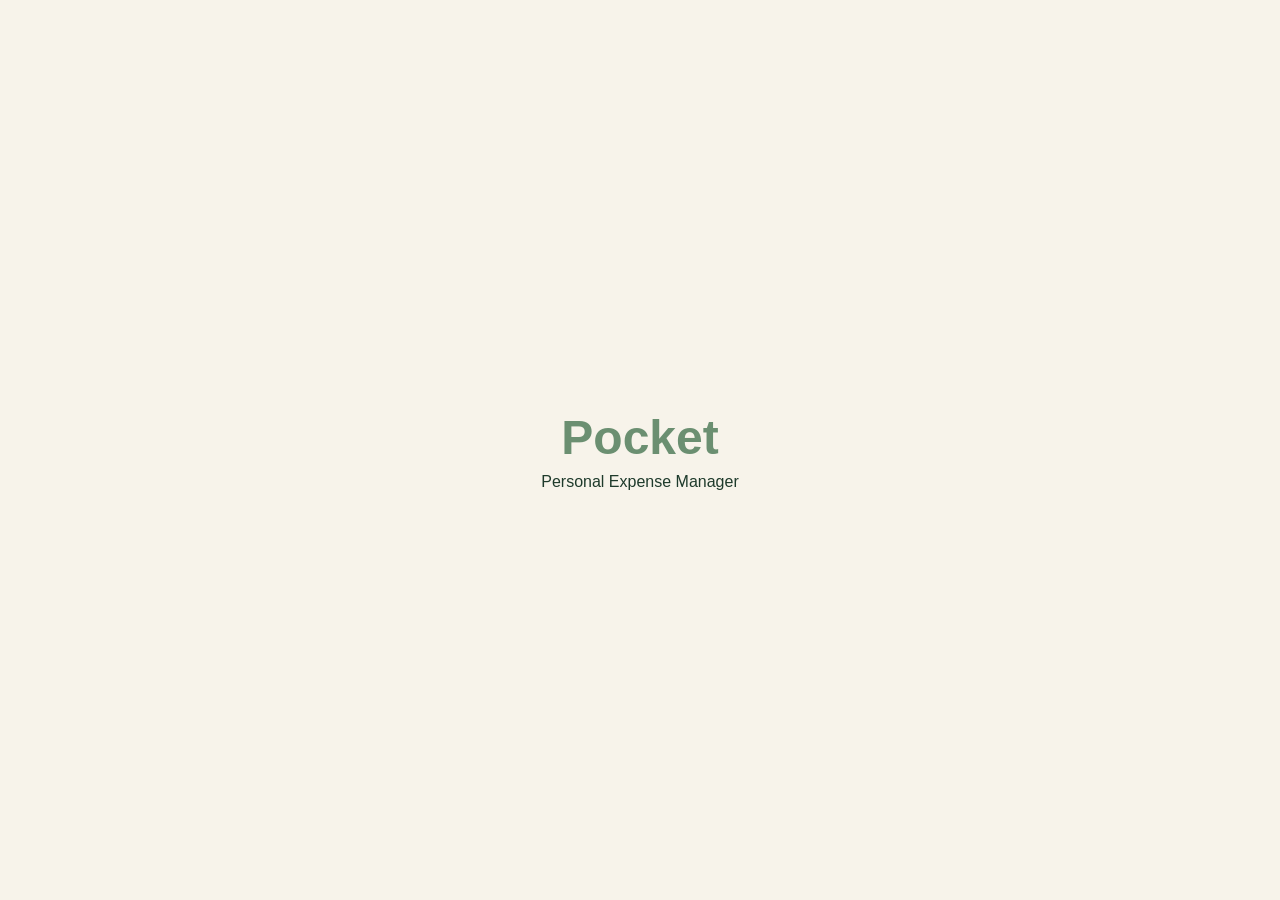
<file: web/index.html>
<!DOCTYPE html>
<html lang="en">
<head>
    <meta charset="UTF-8">
    <meta name="viewport" content="width=device-width, initial-scale=1.0, maximum-scale=1.0, user-scalable=no">
    <title>Pocket — Personal Expense Manager</title>
    <link rel="stylesheet" href="style.css">
</head>
<body>
    <div id="app"></div>
    <script src="app.js"></script>
</body>
</html>
</file>
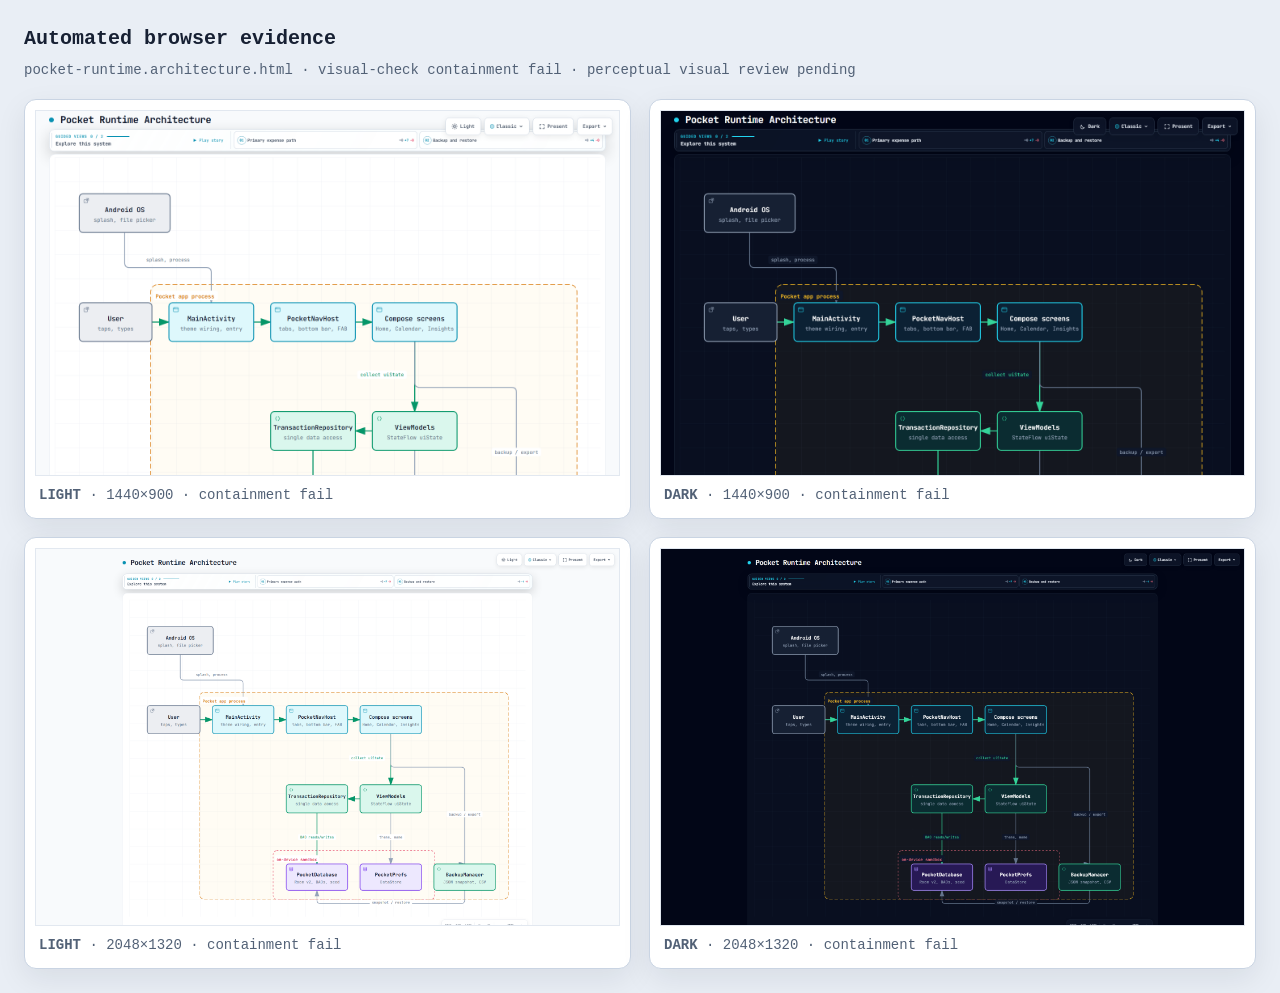
<file: docs/architecture/pocket-runtime.architecture.visual-check.html>
<!doctype html>
<html lang="en">
<head>
<meta charset="utf-8">
<meta name="viewport" content="width=device-width,initial-scale=1">
<title>Archify automated browser evidence · pocket-runtime.architecture.html</title>
<style>
*{box-sizing:border-box}body{margin:0;padding:24px;background:#e9eef5;color:#172033;font:14px/1.5 ui-monospace,SFMono-Regular,Menlo,Consolas,monospace}header{max-width:1500px;margin:0 auto 18px}h1{margin:0 0 6px;font-size:20px}p{margin:0;color:#526176}.grid{max-width:1500px;margin:auto;display:grid;grid-template-columns:repeat(2,minmax(0,1fr));gap:18px}figure{margin:0;padding:10px;background:white;border:1px solid #c9d4e3;border-radius:12px;box-shadow:0 10px 30px rgba(15,23,42,.08)}img{display:block;width:100%;height:auto;border:1px solid #e2e8f0}figcaption{padding:9px 4px 2px;color:#526176}@media(max-width:900px){.grid{grid-template-columns:1fr}}
</style>
</head>
<body>
<header><h1>Automated browser evidence</h1><p>pocket-runtime.architecture.html · visual-check containment fail · perceptual visual review pending</p></header>
<main class="grid">
      <figure>
        <img src="pocket-runtime.architecture.visual-check.1440x900.light.png" alt="light 1440 by 900">
        <figcaption><strong>LIGHT</strong> · 1440×900 · containment fail</figcaption>
      </figure>
      <figure>
        <img src="pocket-runtime.architecture.visual-check.1440x900.dark.png" alt="dark 1440 by 900">
        <figcaption><strong>DARK</strong> · 1440×900 · containment fail</figcaption>
      </figure>
      <figure>
        <img src="pocket-runtime.architecture.visual-check.2048x1320.light.png" alt="light 2048 by 1320">
        <figcaption><strong>LIGHT</strong> · 2048×1320 · containment fail</figcaption>
      </figure>
      <figure>
        <img src="pocket-runtime.architecture.visual-check.2048x1320.dark.png" alt="dark 2048 by 1320">
        <figcaption><strong>DARK</strong> · 2048×1320 · containment fail</figcaption>
      </figure>
</main>
</body>
</html>
</file>
<file: web/style.css>
:root {
    --sage: #6B8F71;
    --sage-light: #8BAF8F;
    --sage-dark: #4D7053;
    --cream: #F7F3EA;
    --off-white: #FDFCFA;
    --forest: #1E3A2B;
    --gray: #8A8A8A;
    --gray-light: #C4C4C4;
    --error: #D32F2F;
    --bg: var(--cream);
    --surface: var(--off-white);
    --on-bg: var(--forest);
    --on-surface: var(--forest);
    --on-primary: var(--cream);
    --outline: var(--gray);
    --outline-var: var(--gray-light);
    --radius: 16px;
    --radius-sm: 12px;
}

[data-theme="dark"] {
    --bg: #1a2e23;
    --surface: #1a2e23;
    --on-bg: #e8f0e8;
    --on-surface: #e8f0e8;
    --on-primary: var(--cream);
    --outline: var(--gray-light);
    --outline-var: var(--gray);
    --sage: #8BAF8F;
}

* { margin: 0; padding: 0; box-sizing: border-box; }

body {
    font-family: -apple-system, BlinkMacSystemFont, 'Segoe UI', Roboto, sans-serif;
    background: var(--bg);
    color: var(--on-bg);
    max-width: 430px;
    margin: 0 auto;
    min-height: 100vh;
    position: relative;
    overflow-x: hidden;
}

.screen { display: none; padding: 16px; padding-bottom: 100px; }
.screen.active { display: block; }

/* Splash */
#splash {
    display: flex;
    flex-direction: column;
    align-items: center;
    justify-content: center;
    min-height: 100vh;
    animation: fadeIn 0.8s ease;
}
#splash h1 { font-size: 3rem; font-weight: 800; color: var(--sage); }
#splash p { color: var(--on-bg); margin-top: 8px; }

@keyframes fadeIn { from { opacity: 0; } to { opacity: 1; } }

/* Header */
.greeting { font-size: 1rem; color: var(--on-bg); }
.name { font-size: 1.7rem; font-weight: 700; margin-bottom: 12px; }

/* Summary Card */
.card {
    background: var(--sage);
    border-radius: var(--radius);
    padding: 20px;
    color: var(--on-primary);
    margin-bottom: 16px;
}
.card .label { font-size: 0.85rem; opacity: 0.8; }
.card .amount { font-size: 2rem; font-weight: 800; }
.card .sub { font-size: 0.9rem; opacity: 0.8; }
.card-row { display: flex; justify-content: space-between; margin-top: 16px; }
.card-row .col { text-align: center; }
.card-row .col .val { font-size: 1.1rem; font-weight: 600; }
.card-row .col .lbl { font-size: 0.75rem; opacity: 0.7; }

/* Section */
.section-title {
    font-size: 1rem;
    font-weight: 600;
    margin: 16px 0 8px;
}

/* Transaction List */
.txn-item {
    display: flex;
    align-items: center;
    padding: 12px 4px;
    border-bottom: 1px solid var(--outline-var);
    cursor: pointer;
}
.txn-item:hover { background: var(--surface); border-radius: var(--radius-sm); }
.txn-icon {
    width: 40px; height: 40px;
    border-radius: 50%;
    background: var(--sage-light);
    display: flex; align-items: center; justify-content: center;
    font-weight: 700; color: var(--sage-dark);
    margin-right: 12px; flex-shrink: 0;
}
.txn-info { flex: 1; }
.txn-info .cat { font-weight: 500; }
.txn-info .merchant { font-size: 0.8rem; color: var(--outline); }
.txn-amount { font-weight: 600; font-size: 1rem; }
.empty-msg { color: var(--outline); padding: 16px 0; font-size: 0.9rem; }

/* Calendar */
.cal-header { display: flex; align-items: center; justify-content: space-between; margin-bottom: 12px; }
.cal-header h2 { font-size: 1.2rem; font-weight: 700; }
.cal-header button {
    background: none; border: none; font-size: 1.5rem; cursor: pointer;
    color: var(--on-bg); padding: 4px 8px;
}
.cal-grid { display: grid; grid-template-columns: repeat(7, 1fr); gap: 4px; text-align: center; }
.cal-dow { font-size: 0.75rem; color: var(--outline); padding: 8px 0; font-weight: 500; }
.cal-day {
    aspect-ratio: 1; display: flex; flex-direction: column;
    align-items: center; justify-content: center;
    border-radius: 50%; cursor: pointer; font-size: 0.9rem;
    position: relative;
}
.cal-day:hover { background: var(--outline-var); }
.cal-day.today { font-weight: 700; background: rgba(107,143,113,0.15); }
.cal-day.selected { background: var(--sage); color: var(--on-primary); font-weight: 700; }
.cal-day.other-month { opacity: 0.3; }
.cal-dot { width: 5px; height: 5px; border-radius: 50%; background: var(--sage); margin-top: 2px; }

/* Add Expense */
.form-group { margin-bottom: 16px; }
.form-label { display: block; font-weight: 600; margin-bottom: 6px; font-size: 0.95rem; }
.form-input {
    width: 100%; padding: 14px; border: 1px solid var(--outline-var);
    border-radius: var(--radius-sm); font-size: 1rem; background: var(--surface);
    color: var(--on-surface); outline: none;
}
.form-input:focus { border-color: var(--sage); }
.form-input.amount { font-size: 1.5rem; font-weight: 700; }
.prefix { position: relative; }
.prefix .form-input { padding-left: 30px; }
.prefix::before { content: '₹'; position: absolute; left: 12px; top: 50%; transform: translateY(-50%); font-size: 1.3rem; font-weight: 700; color: var(--on-bg); }

/* Type Toggle */
.type-toggle { display: flex; gap: 8px; margin-bottom: 16px; }
.type-btn {
    flex: 1; padding: 10px; border: 2px solid var(--outline-var);
    border-radius: var(--radius-sm); text-align: center; cursor: pointer;
    font-weight: 500; background: var(--surface); color: var(--on-surface);
}
.type-btn.active { border-color: var(--sage); background: var(--sage); color: var(--on-primary); }
.type-btn.income.active { background: #2E7D32; border-color: #2E7D32; }

/* Category Grid */
.cat-grid { display: grid; grid-template-columns: repeat(3, 1fr); gap: 8px; }
.cat-item {
    display: flex; flex-direction: column; align-items: center; padding: 12px 4px;
    border: 2px solid var(--outline-var); border-radius: var(--radius-sm);
    cursor: pointer; font-size: 0.8rem; text-align: center;
}
.cat-item.selected { border-color: var(--sage); background: rgba(107,143,113,0.1); }
.cat-icon {
    width: 32px; height: 32px; border-radius: 8px;
    background: rgba(107,143,113,0.15); display: flex;
    align-items: center; justify-content: center;
    font-weight: 700; color: var(--sage); margin-bottom: 4px;
}

/* Button */
.btn {
    width: 100%; padding: 16px; border: none; border-radius: var(--radius-sm);
    font-size: 1.05rem; font-weight: 600; cursor: pointer;
    background: var(--sage); color: var(--on-primary);
}
.btn:hover { opacity: 0.9; }
.btn:disabled { opacity: 0.5; cursor: not-allowed; }
.btn-danger { background: var(--error); }

/* Insights */
.insight-card {
    background: var(--surface); border-radius: var(--radius);
    padding: 16px; margin-bottom: 12px;
    border: 1px solid var(--outline-var);
}
.cat-bar-row { display: flex; align-items: center; margin: 8px 0; gap: 8px; }
.cat-bar-label { width: 100px; font-size: 0.85rem; }
.cat-bar-track { flex: 1; height: 24px; background: var(--outline-var); border-radius: 12px; overflow: hidden; }
.cat-bar-fill { height: 100%; border-radius: 12px; background: var(--sage); transition: width 0.3s; }
.cat-bar-val { width: 60px; text-align: right; font-size: 0.85rem; font-weight: 600; }

/* Tabs */
.tabs { display: flex; gap: 8px; margin-bottom: 16px; }
.tab {
    flex: 1; padding: 10px; text-align: center; border-radius: var(--radius-sm);
    cursor: pointer; font-weight: 500; font-size: 0.9rem;
    background: var(--surface); color: var(--on-surface);
    border: 1px solid var(--outline-var);
}
.tab.active { background: var(--sage); color: var(--on-primary); border-color: var(--sage); }

/* Bar Chart */
.bar-chart { display: flex; align-items: flex-end; gap: 8px; height: 200px; padding: 16px 0; }
.bar-col { flex: 1; display: flex; flex-direction: column; align-items: center; }
.bar {
    width: 100%; background: var(--sage); border-radius: 8px 8px 0 0;
    min-height: 4px; transition: height 0.3s;
}
.bar-label { font-size: 0.7rem; color: var(--outline); margin-top: 4px; }

/* Settings */
.settings-section { margin-bottom: 20px; }
.settings-section h3 { font-size: 0.8rem; color: var(--sage); font-weight: 600; text-transform: uppercase; margin-bottom: 8px; letter-spacing: 0.5px; }
.settings-row {
    display: flex; justify-content: space-between; align-items: center;
    padding: 14px 0; border-bottom: 1px solid var(--outline-var);
    cursor: pointer;
}
.settings-row:last-child { border-bottom: none; }
.settings-row .title { font-size: 1rem; }
.settings-row .sub { font-size: 0.8rem; color: var(--outline); }

/* Bottom Nav */
.bottom-nav {
    position: fixed; bottom: 0; left: 50%; transform: translateX(-50%);
    width: 100%; max-width: 430px;
    background: var(--surface); border-top: 1px solid var(--outline-var);
    display: flex; justify-content: space-around; padding: 8px 0 12px;
    z-index: 100;
}
.nav-item {
    display: flex; flex-direction: column; align-items: center; gap: 2px;
    cursor: pointer; color: var(--outline); font-size: 0.7rem; padding: 4px 12px;
}
.nav-item.active { color: var(--sage); }
.nav-item svg { width: 24px; height: 24px; }
.nav-item.active svg { fill: var(--sage); }

/* FAB */
.fab {
    position: fixed; bottom: 72px; left: 50%; transform: translateX(-50%);
    width: 56px; height: 56px; border-radius: 50%;
    background: var(--sage); color: var(--on-primary);
    display: flex; align-items: center; justify-content: center;
    cursor: pointer; border: none; font-size: 1.8rem;
    box-shadow: 0 4px 12px rgba(0,0,0,0.2); z-index: 101;
}

/* Date Picker */
.date-row {
    display: flex; align-items: center; gap: 8px; padding: 14px;
    border: 1px solid var(--outline-var); border-radius: var(--radius-sm);
    cursor: pointer; background: var(--surface);
}
.date-row svg { color: var(--sage); }

/* Details toggle */
.details-toggle {
    display: flex; justify-content: space-between; align-items: center;
    padding: 12px 0; cursor: pointer; color: var(--outline); font-size: 0.9rem;
}

/* Dialog */
.dialog-overlay {
    position: fixed; top: 0; left: 0; right: 0; bottom: 0;
    background: rgba(0,0,0,0.5); display: flex;
    align-items: center; justify-content: center; z-index: 200;
}
.dialog {
    background: var(--surface); border-radius: var(--radius);
    padding: 24px; width: 90%; max-width: 360px;
}
.dialog h3 { margin-bottom: 16px; }
.dialog-options { display: flex; flex-direction: column; gap: 8px; }
.dialog-option {
    display: flex; align-items: center; gap: 12px; padding: 10px;
    cursor: pointer; border-radius: var(--radius-sm);
}
.dialog-option:hover { background: var(--outline-var); }
.dialog-option input[type="radio"] { accent-color: var(--sage); }
.dialog-actions { display: flex; justify-content: flex-end; gap: 8px; margin-top: 16px; }
.dialog-actions button {
    background: none; border: none; color: var(--sage);
    font-weight: 600; cursor: pointer; padding: 8px 12px;
}

/* Snackbar */
.snackbar {
    position: fixed; bottom: 100px; left: 50%; transform: translateX(-50%);
    background: var(--forest); color: var(--cream); padding: 12px 24px;
    border-radius: var(--radius-sm); font-size: 0.9rem; z-index: 300;
    animation: slideUp 0.3s ease;
}
@keyframes slideUp { from { transform: translateX(-50%) translateY(20px); opacity: 0; } }

/* Scrollbar */
::-webkit-scrollbar { width: 4px; }
::-webkit-scrollbar-thumb { background: var(--gray-light); border-radius: 2px; }
</file>
